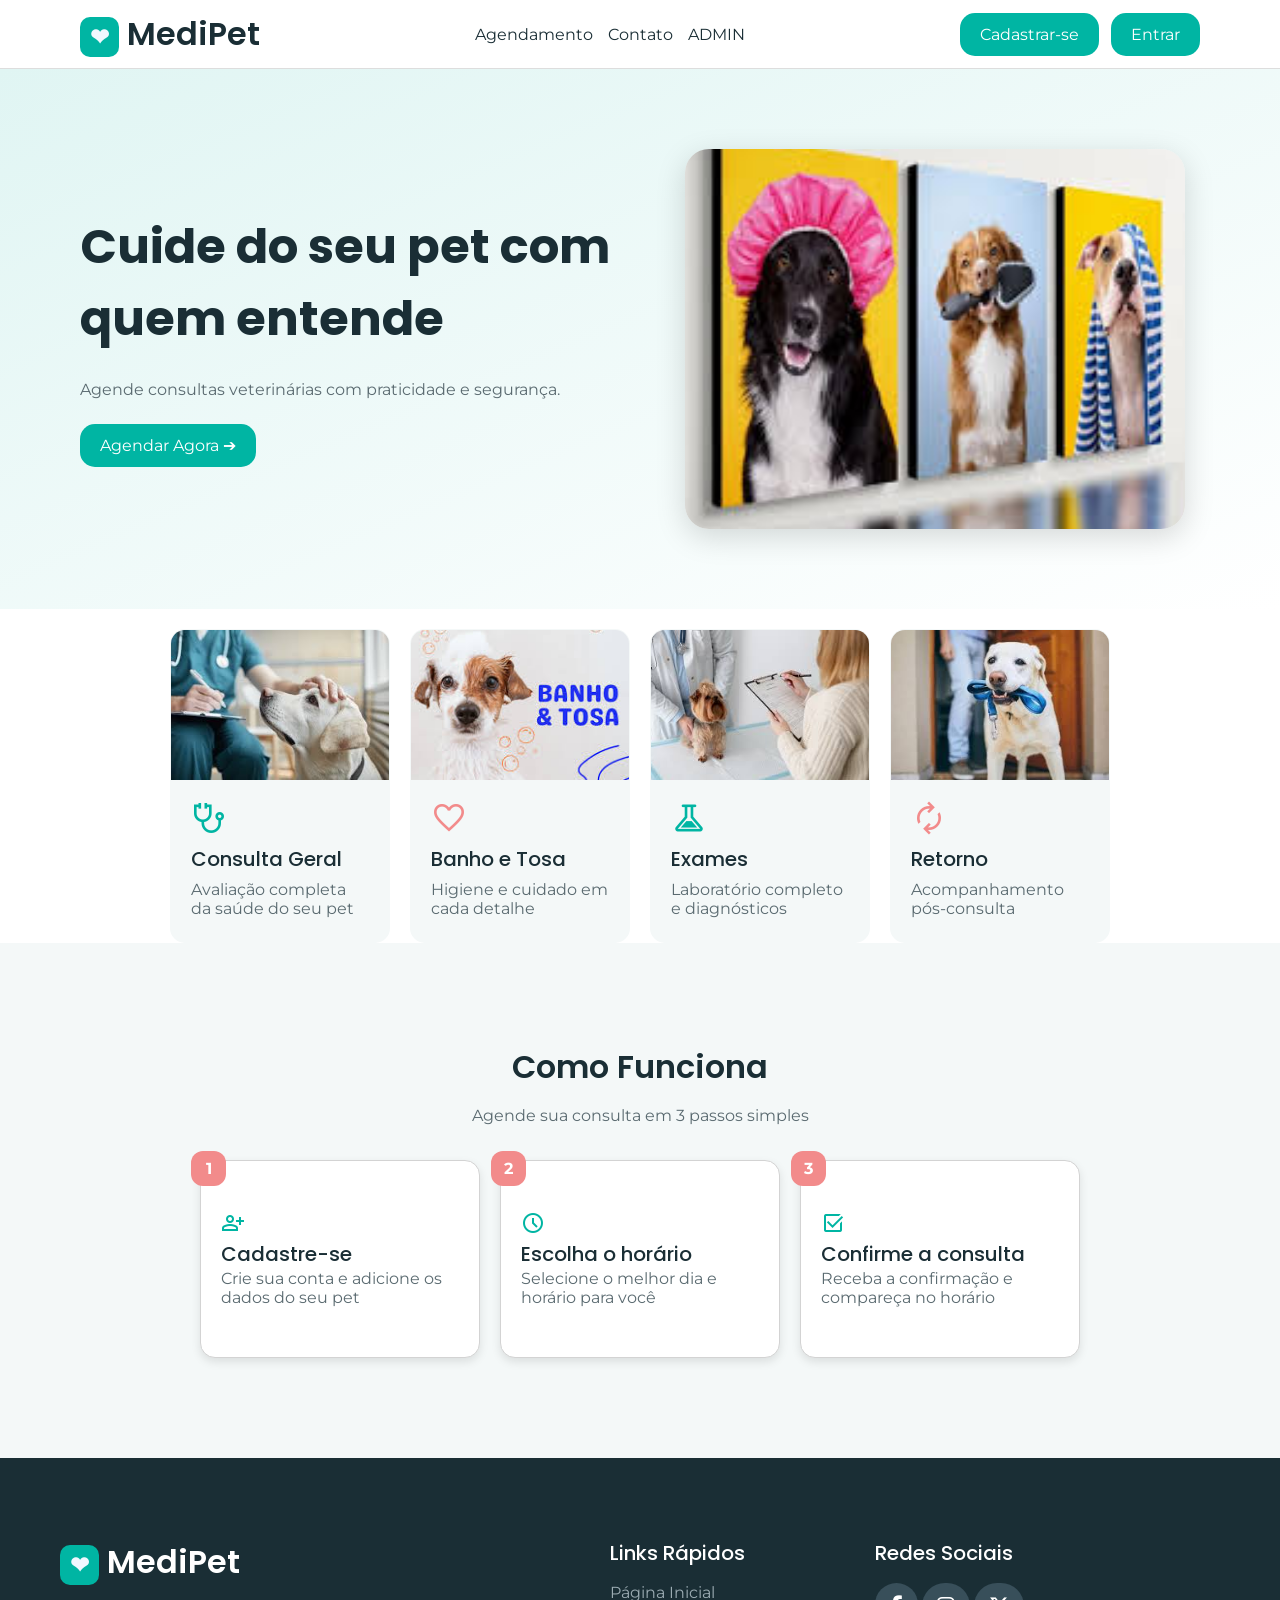
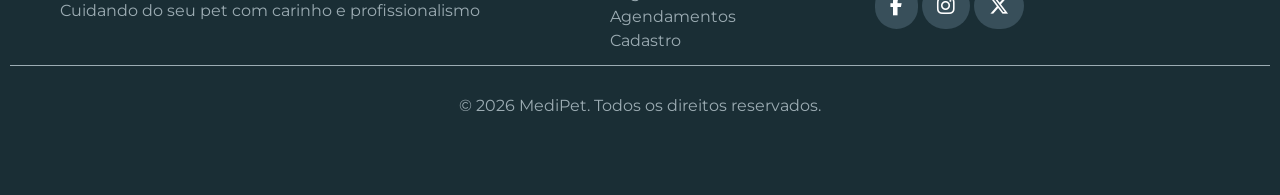
<file: index.html>
<!DOCTYPE html>
<html lang="pt-br">
<head>
    <meta charset="UTF-8">
    <meta name="viewport" content="width=device-width, initial-scale=1.0">
    <title>MediPet</title>
    <link rel="stylesheet" href="css/style.css">
    <link rel="stylesheet" href="https://cdnjs.cloudflare.com/ajax/libs/font-awesome/6.5.0/css/all.min.css">
    <link href="https://fonts.googleapis.com/css2?family=Montserrat:wght@400;600&family=Poppins:wght@400;500;600;700&display=swap" rel="stylesheet">
    <link href="https://fonts.googleapis.com/css2?family=Material+Symbols+Outlined" rel="stylesheet" />
</head>
<body>

<header>
    <h2> <span class="heart">❤</span> MediPet</h2>
    
    <button class="menu-toggle" id="menuToggle" aria-label="Abrir menu">
        <i class="fa-solid fa-bars"></i>
    </button>

    <nav id="navPrincipal">
        <a href="agendamento.html" class="linkSimples">Agendamento</a>
        <a href="#contato" class="linkSimples">Contato</a>
        <a href="adm.html" class="linkSimples">ADMIN</a>
    </nav>

    <nav id="navUsuario" style="display: flex; gap: 12px; align-items: center;">
        </nav>   
</header> 

<main>
    <section class="sessao1">
        <div class="container1">
            <h1>Cuide do seu pet com quem entende</h1>
            <p>Agende consultas veterinárias com praticidade e segurança.</p>
            <a href="agendamento.html" class="botao">Agendar Agora ➔</a>
        </div>
        <div class="container1-img">
            <img src="imagem principal.jpg" alt="Pet feliz sendo cuidado" class="img-hero">
        </div>
    </section>

    <div class="container2">
        <div class="card2">
            <img src="consulta geral.jpg" alt="Consulta Geral" class="img-servico">
            <span class="material-symbols-outlined impar">stethoscope</span>
            <h3>Consulta Geral</h3>
            <p>Avaliação completa da saúde do seu pet</p>
        </div>

        <div class="card2">
            <img src="banho e tosa.jpg" alt="Banho e Tosa" class="img-servico">
            <span class="material-symbols-outlined par">favorite</span>
            <h3>Banho e Tosa</h3>
            <p>Higiene e cuidado em cada detalhe</p>
        </div>

        <div class="card2">
            <img src="exames.jpg" alt="Exames" class="img-servico">
            <span class="material-symbols-outlined impar">experiment</span> 
            <h3>Exames</h3>
            <p>Laboratório completo e diagnósticos</p>
        </div>

        <div class="card2">
            <img src="retorno.jpg" alt="Retorno" class="img-servico">
            <span class="material-symbols-outlined par">autorenew</span>
            <h3>Retorno</h3>
            <p>Acompanhamento pós-consulta</p>
        </div>
    </div>

    <section class="sessao3">
        <h2>Como Funciona</h2>
        <p>Agende sua consulta em 3 passos simples</p>
        <div class="container3">
            <div class="card3">
                 <div class="badge">1</div>
                <span class="material-symbols-outlined impar">person_add</span>
                <h3>Cadastre-se</h3>
                <p>Crie sua conta e adicione os dados do seu pet</p>
            </div>
            <div class="card3">
                <div class="badge">2</div>
                <span class="material-symbols-outlined impar">schedule</span>
                <h3>Escolha o horário</h3>
                <p>Selecione o melhor dia e horário para você</p>
            </div>
            <div class="card3">
                <div class="badge">3</div>
                <span class="material-symbols-outlined impar">select_check_box</span>
                <h3>Confirme a consulta</h3>
                <p>Receba a confirmação e compareça no horário</p>
            </div>
        </div>
    </section>

    <footer id="contato">
        <section class="sessaoFooter">
            <div class="cardF">
                <h2><span class="heart">❤</span> MediPet</h2>
                <p>Cuidando do seu pet com carinho e profissionalismo</p>
            </div>
            <div class="cardF">
                <h3>Links Rápidos</h3>
                <div class="linkRapido">
                    <a href="index.html" class="linkFooter">Página Inicial</a>
                    <a href="agendamento.html" class="linkFooter">Agendamentos</a>
                    <a href="cadastro.html" class="linkFooter">Cadastro</a>
                </div>
            </div>
            <div class="cardF">
                <h3>Redes Sociais</h3>
                <div class="social">
                    <i class="fa-brands fa-facebook-f icon"></i>  
                    <i class="fa-brands fa-instagram icon"></i>  
                    <i class="fa-brands fa-x-twitter icon"></i>    
                </div>
            </div>
        </section>
        <section class="copyright">
            <hr>
            <p>© 2026 MediPet. Todos os direitos reservados.</p>
        </section>
    </footer>
</main>

<script>
    // 1. Menu Toggle
    const toggle = document.getElementById('menuToggle');
    const nav = document.getElementById('navPrincipal');
    toggle.addEventListener('click', () => {
       nav.classList.toggle('aberto');
    });

    // 2. Lógica de Login/Logout
    const navUsuario = document.getElementById('navUsuario');
    const usuarioLogado = JSON.parse(localStorage.getItem('usuarioLogado'));
    const petNome = localStorage.getItem('petNomeLogado');

    if (usuarioLogado) {
        navUsuario.innerHTML = `
            <span style="font-size: 0.9rem; color: #555;">Olá, <strong>${usuarioLogado.nome}</strong> (${petNome})</span>
            <button onclick="logout()" class="botao" style="background: #e74c3c; border:none; cursor:pointer; color:white; padding: 5px 10px; border-radius: 5px;">Sair</button>
        `;
    } else {
        navUsuario.innerHTML = `
            <a href="cadastro.html" class="botao">Cadastrar-se</a>
            <a href="login.html" class="botao">Entrar</a>
        `;
    }

    function logout() {
        localStorage.clear();
        window.location.href = 'index.html';
    }
</script>

</body>
</html>
</file>
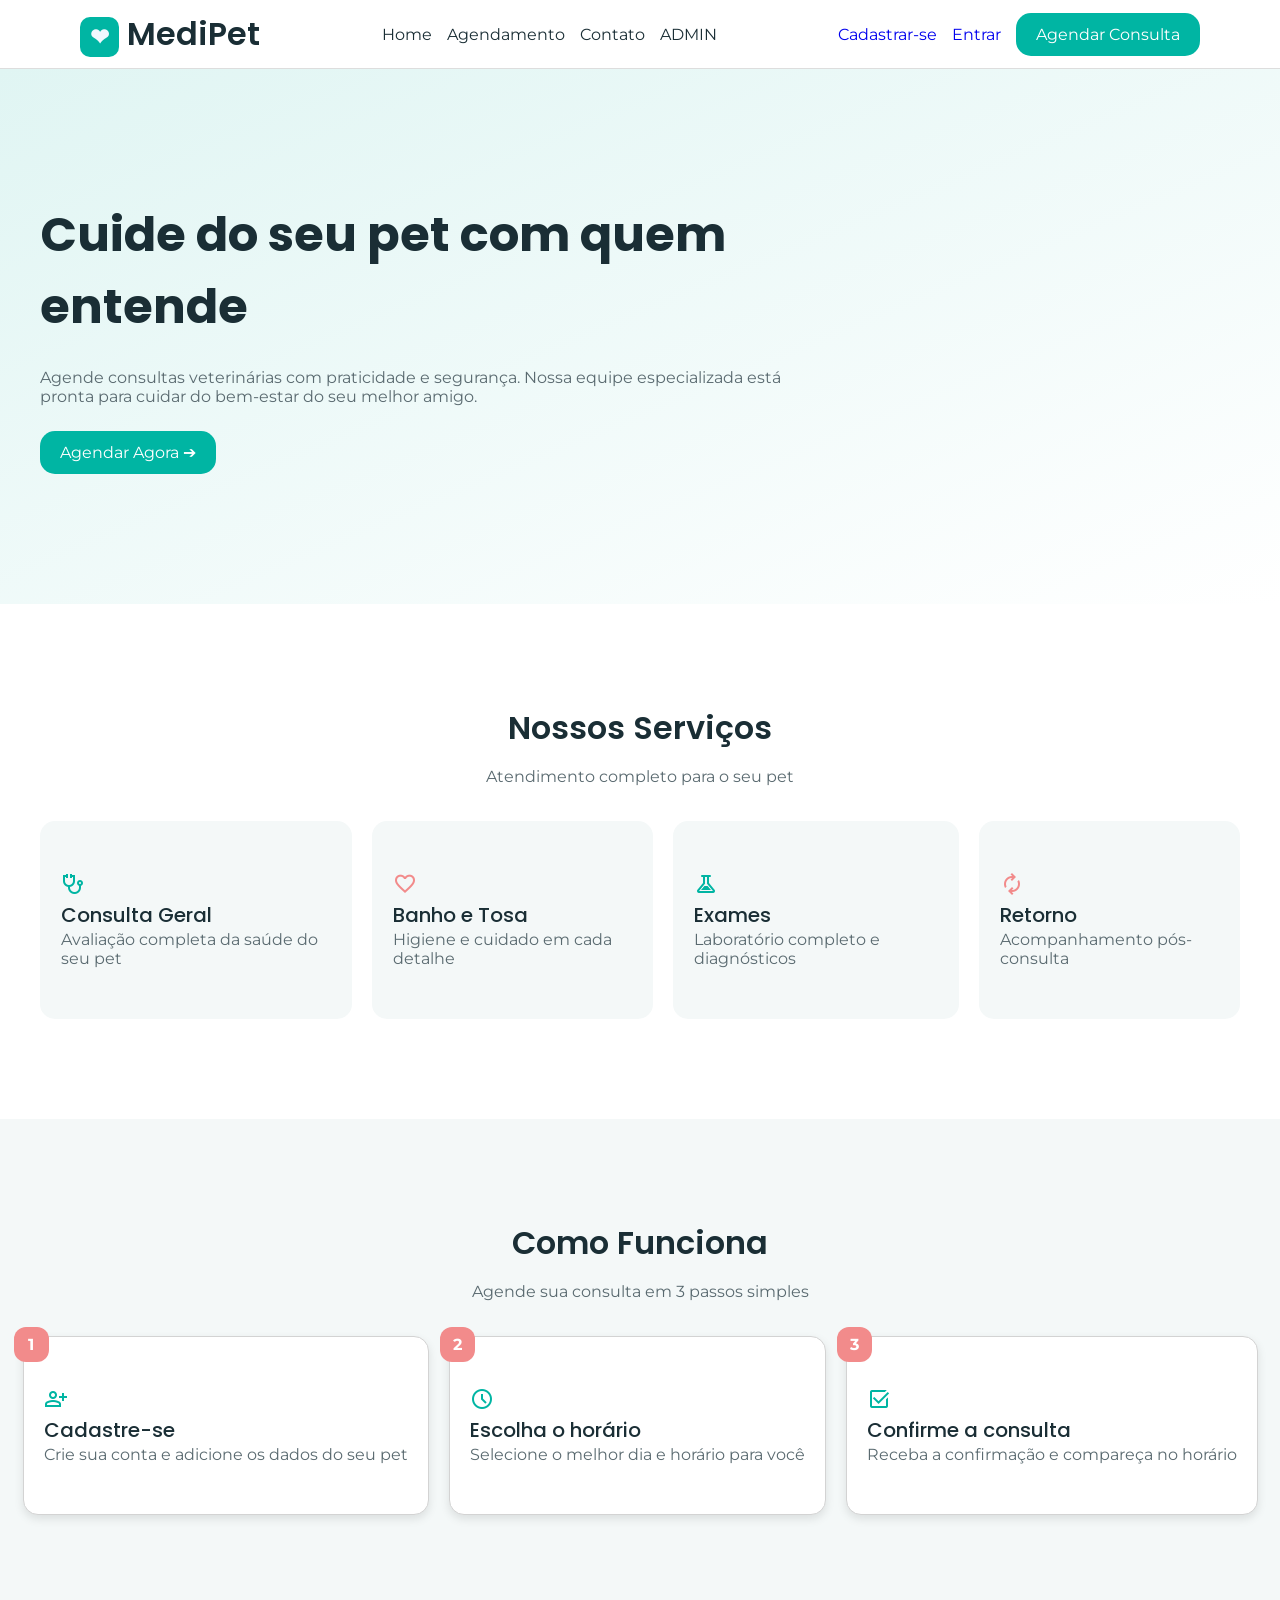
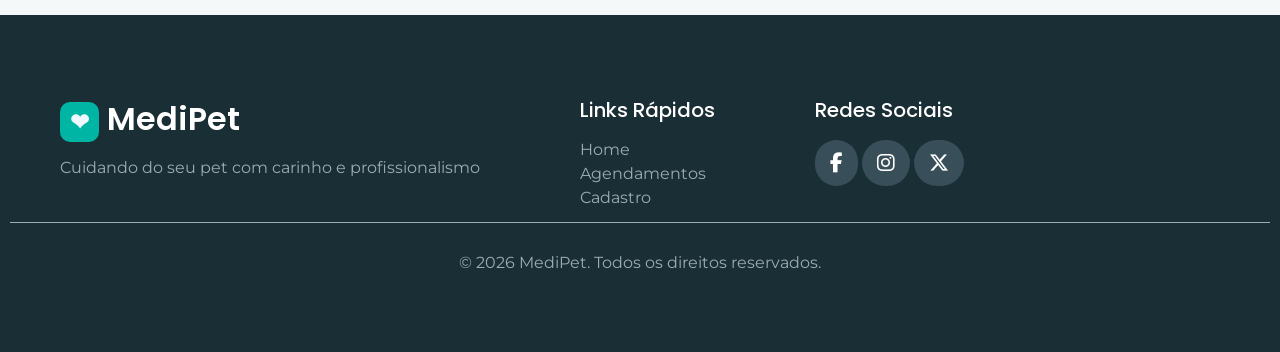
<file: frontend/index.html>
<!DOCTYPE html>
<html lang="en">
<head>
    <meta charset="UTF-8">
    <meta name="viewport" content="width=device-width, initial-scale=1.0">
    <title>MediPet</title>
    <link rel="stylesheet" href="css/style.css">
    <link rel="stylesheet" href="https://cdnjs.cloudflare.com/ajax/libs/font-awesome/6.5.0/css/all.min.css">
    <link href="https://fonts.googleapis.com/css2?family=Montserrat:wght@400;600&family=Poppins:wght@500;600;700&display=swap" rel="stylesheet">
   <link href="https://fonts.googleapis.com/css2?family=Material+Symbols+Outlined" rel="stylesheet" />
</head>
<body>

 <header>

    <h2> <span class="heart">❤</span> MediPet</h2>
    

    <nav >
        <a href="#" class="linkSimples">Home</a>
        <a href="#" class="linkSimples">Agendamento</a>
        <a href="#" class="linkSimples">Contato</a>
        <a href="adm.html" class="linkSimples">ADMIN</a>
    </nav>

    <nav>
        <a href="#">Cadastrar-se</a>
        <a href="#">Entrar</a>
        <a href="#" class="botao" >Agendar Consulta</a>
    </nav>       
    
   
 </header>   



 <main>

    <section class="sessao1">

        <div class="container1">

            <h1>Cuide do seu pet com quem entende</h1>
            <p>Agende consultas veterinárias com praticidade e segurança. Nossa equipe especializada está pronta para cuidar do bem-estar do seu melhor amigo.</p>
            <a href="#" class="botao">Agendar Agora ➔</a>

        </div>

    </section>

    <section class="sessao2">

        <h2>Nossos Serviços</h2>
        <p>Atendimento completo para o seu pet</p>

        <div class="container2">

            <div class="card2">

                <span class="material-symbols-outlined impar">stethoscope</span>
                <h3>Consulta Geral</h3>
                <p>Avaliação completa da saúde do seu pet</p>

            </div>

            <div class="card2">

                <span class="material-symbols-outlined par">favorite</span>
                <h3>Banho e Tosa</h3>
                <p>Higiene e cuidado em cada detalhe</p>

            </div>

            <div class="card2">

                <span class="material-symbols-outlined impar">experiment</span> 
                <h3>Exames</h3>
                <p>Laboratório completo e diagnósticos</p>

            </div>

            <div class="card2">

                <span class="material-symbols-outlined par">autorenew</span>
                <h3>Retorno</h3>
                <p>Acompanhamento pós-consulta</p>

            </div>

        </div>

    </section>

    <section class="sessao3">

        <h2>Como Funciona</h2>
        <p>Agende sua consulta em 3 passos simples</p>

        <div class="container3">

            <div class="card3">

                 <div class="badge">1</div>
                <span class="material-symbols-outlined impar">person_add</span>
                <h3>Cadastre-se</h3>
                <p>Crie sua conta e adicione os dados do seu pet</p>

            </div>

            <div class="card3">

                <div class="badge">2</div>
                <span class="material-symbols-outlined impar">schedule</span>
                <h3>Escolha o horário</h3>
                <p>Selecione o melhor dia e horário para você</p>

            </div>

            <div class="card3">

                <div class="badge">3</div>
                <span class="material-symbols-outlined impar">select_check_box</span>
                <h3>Confirme a consulta</h3>
                <p>Receba a confirmação e compareça no horário</p>

            </div>
            
        </div>
        
    </section>

    <footer>

        <section class="sessaoFooter">

            <div class="cardF">

                <h2><span class="heart">❤</span> MediPet</h2>
                <p>Cuidando do seu pet com carinho e profissionalismo</p>

            </div>

            <div class="cardF">

                <h3>Links Rápidos</h3>

                <div class="linkRapido">

                    <a href="#" class="linkFooter">Home</a>
                    <a href="#" class="linkFooter">Agendamentos</a>
                    <a href="#" class="linkFooter">Cadastro</a>

                </div>
            </div>

            <div class="cardF">

                <h3>Redes Sociais</h3>
                    
                <div class="social">

                    <i class="fa-brands fa-facebook-f icon"></i>  
                    <i class="fa-brands fa-instagram icon"></i>  
                    <i class="fa-brands fa-x-twitter icon"></i>     

                </div>
                    
                    
            </div>

            
        </section>

        <section class="copyright">

            <hr>

            <p>© 2026 MediPet. Todos os direitos reservados.</p>

        </section>

    </footer>



 </main>
    
</body>
</html>
</file>
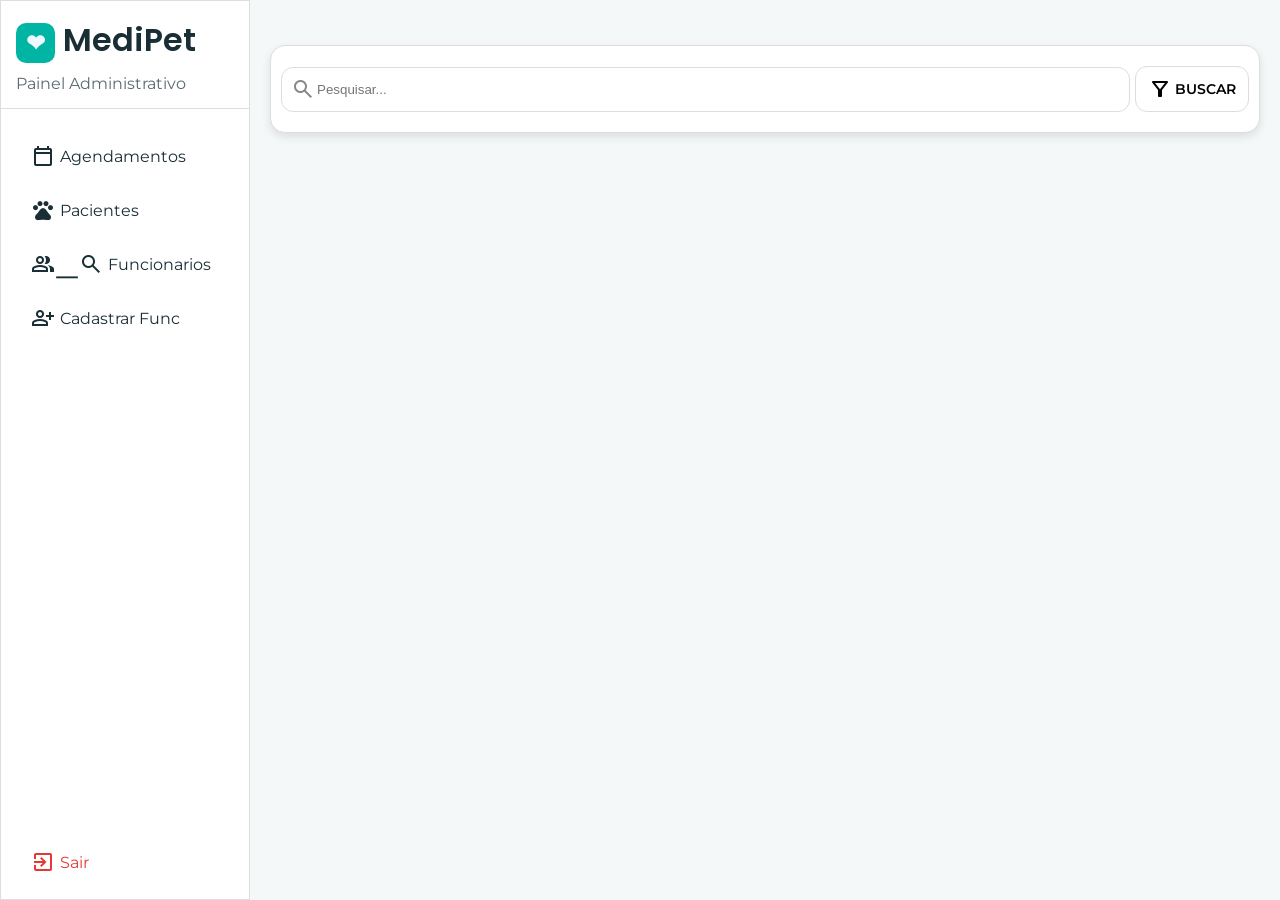
<file: adm.html>
<!DOCTYPE html>
<html lang="pt-br">
<head>
    <meta charset="UTF-8">
    <meta name="viewport" content="width=device-width, initial-scale=1.0">
    <title>Area ADM</title>
    <link rel="stylesheet" href="css/style.css">
    <link rel="stylesheet" href="css/adm.css">
    <link rel="stylesheet" href="https://cdnjs.cloudflare.com/ajax/libs/font-awesome/6.5.0/css/all.min.css">
    <link href="https://fonts.googleapis.com/css2?family=Montserrat:wght@400;600&family=Poppins:wght@500;600;700&display=swap" rel="stylesheet">
    <link href="https://fonts.googleapis.com/css2?family=Material+Symbols+Outlined" rel="stylesheet" />
</head>
<body>

    <section class="agen">
    
        <aside>
          <section class="cima asid">
            <h2> <span class="heart">❤</span> MediPet</h2>
            <p>Painel Administrativo</p>
          </section>

          <section class="meio asid">
            <a href="#" class="navAside" data-tipo="agendamentos">
              <span class="material-symbols-outlined as">calendar_today</span>Agendamentos
            </a>

            <a href="#" class="navAside" data-tipo="pacientes">
              <span class="material-symbols-outlined as">pets</span> Pacientes
            </a>

            <a href="#" class="navAside" data-tipo="funcionarios">
              <span class="material-symbols-outlined as">group_search</span>Funcionarios
            </a>

            <a href="#" class="navAside" data-tipo="addFuncionarios">
              <span class="material-symbols-outlined as">person_add</span>Cadastrar Func
            </a>

            <a href="index.html" class="navAside btn-sair">
              <span class="material-symbols-outlined as">exit_to_app</span> Sair
            </a>
          </section>
        </aside> 

        <section class="direitaADM">
            <h2 id="tituloTabela"></h2>
            <p id="subTituloTabela"></p>

            <section class="pesquisa">
                <form class="search">
                    <span class="material-symbols-outlined sear">search</span>
                    <input type="search" placeholder="Pesquisar...">
                    <button type="submit"><span class="material-symbols-outlined but">filter_alt</span> Buscar</button>
                </form>
            </section>

            <section class="tabela-container">
                <table class="tabela">
                  <thead id="cabecalho-tabela"></thead>
                  <tbody id="conteudo-tabela"></tbody>
                </table>
            </section>

        </section>   
    </section>   

  <script src="js/adm.js"></script>
</body>
</html>
</file>
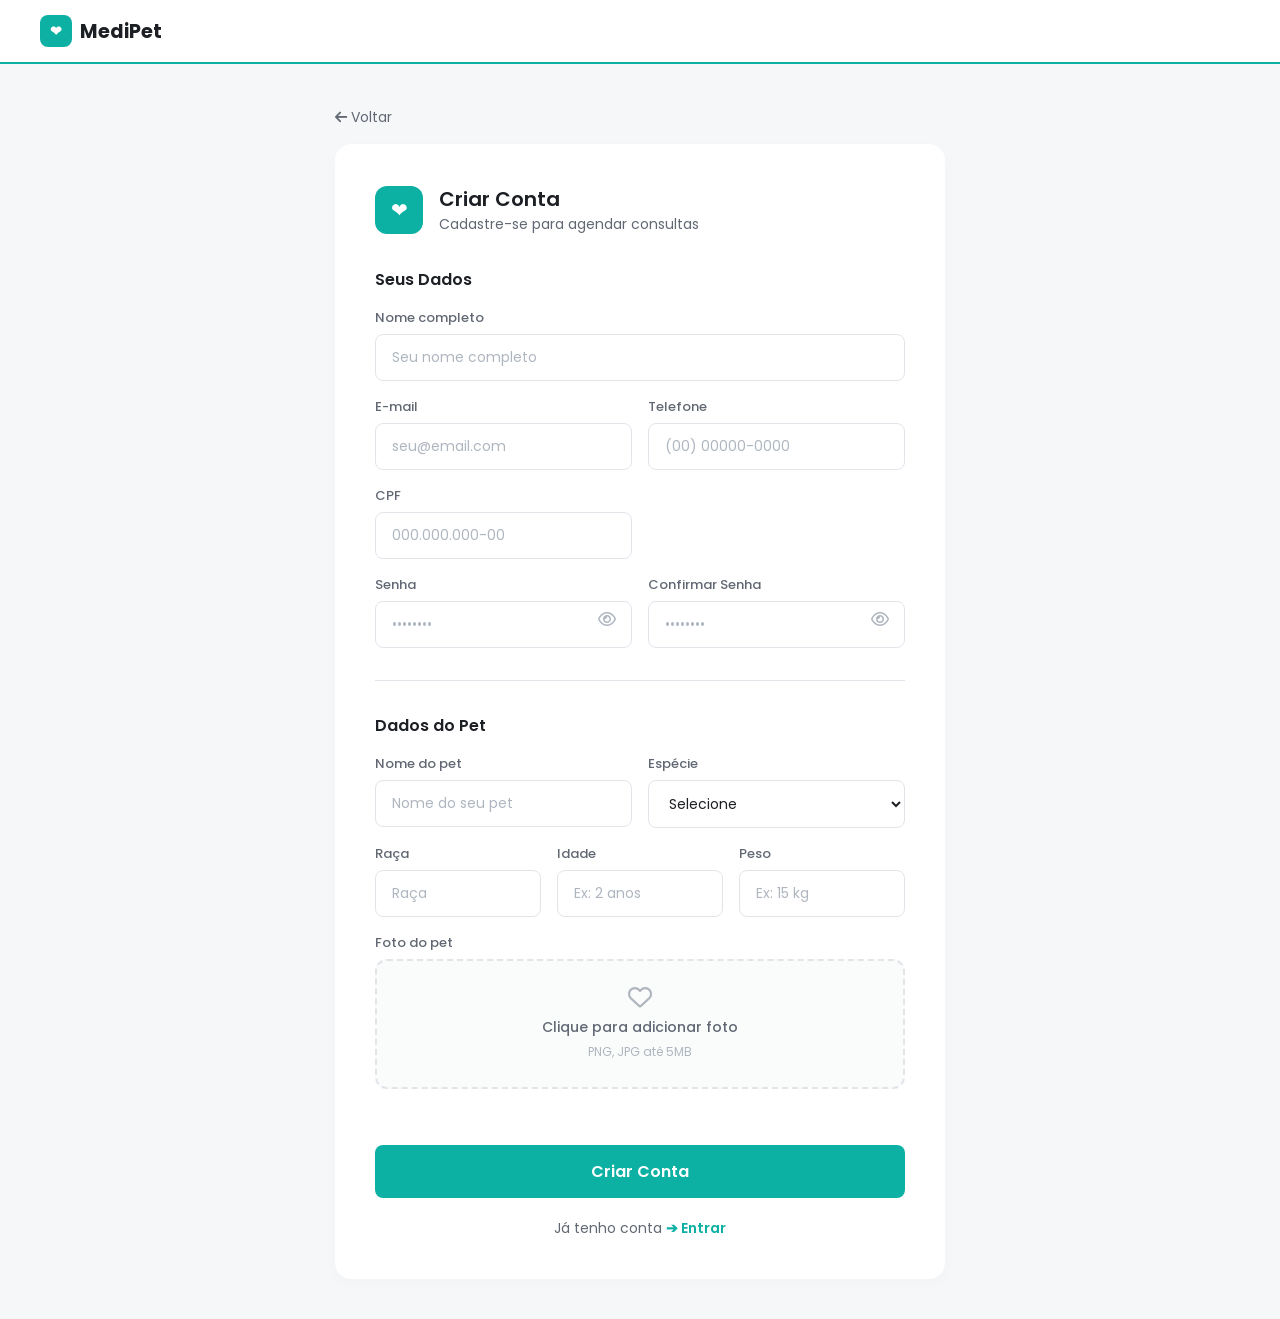
<file: cadastro.html>
<!DOCTYPE html>
<html lang="pt-br">

<head>
    <meta charset="UTF-8">
    <meta name="viewport" content="width=device-width, initial-scale=1.0">
    <title>Criar Conta - MediPet</title>

    <link rel="stylesheet" href="https://cdnjs.cloudflare.com/ajax/libs/font-awesome/6.5.0/css/all.min.css">
    <link
        href="https://fonts.googleapis.com/css2?family=Montserrat:wght@400;600&family=Poppins:wght@400;500;600;700&display=swap"
        rel="stylesheet">
    <link href="https://fonts.googleapis.com/css2?family=Material+Symbols+Outlined" rel="stylesheet" />

    <link rel="stylesheet" href="css/cadastro.css">
</head>

<body>

    <header class="header-simples">
        <h2><span class="heart">❤</span> MediPet</h2>
    </header>

    <main class="container-cadastro">
        <a href="index.html" class="link-voltar"><i class="fa-solid fa-arrow-left"></i> Voltar</a>

        <div class="card">
            <div class="topo-card">
                <div class="icone-destaque">❤</div>
                <div>
                    <h1>Criar Conta</h1>
                    <p>Cadastre-se para agendar consultas</p>
                </div>
            </div>

            <form action="#">
                <div class="sessao-form">
                    <h3 class="titulo-sessao">Seus Dados</h3>

                    <div class="grid-1">
                        <div class="form-group">
                            <label>Nome completo</label>
                            <input type="text" placeholder="Seu nome completo">
                        </div>
                    </div>

                    <div class="grid-2">
                        <div class="form-group">
                            <label>E-mail</label>
                            <input type="email" placeholder="seu@email.com">
                        </div>
                        <div class="form-group">
                            <label>Telefone</label>
                            <input type="tel" placeholder="(00) 00000-0000">
                        </div>
                    </div>

                    <div class="grid-2">
                        <div class="form-group">
                            <label>CPF</label>
                            <input type="text" placeholder="000.000.000-00">
                        </div>
                        <div></div>
                    </div>

                    <div class="grid-2">
                        <div class="form-group">
                            <label>Senha</label>
                            <input type="password" placeholder="••••••••">
                            <i class="fa-regular fa-eye input-icone-dir"></i>
                        </div>
                        <div class="form-group">
                            <label>Confirmar Senha</label>
                            <input type="password" placeholder="••••••••">
                            <i class="fa-regular fa-eye input-icone-dir"></i>
                        </div>
                    </div>
                </div>

                <hr class="linha-divisoria">

                <div class="sessao-form">
                    <h3 class="titulo-sessao">Dados do Pet</h3>

                    <div class="grid-2">
                        <div class="form-group">
                            <label>Nome do pet</label>
                            <input type="text" placeholder="Nome do seu pet">
                        </div>
                        <div class="form-group">
                            <label>Espécie</label>
                            <select>
                                <option value="" disabled selected>Selecione</option>
                                <option value="cao">Cachorro</option>
                                <option value="gato">Gato</option>
                                <option value="outro">Outro</option>
                            </select>
                        </div>
                    </div>

                    <div class="grid-3">
                        <div class="form-group">
                            <label>Raça</label>
                            <input type="text" placeholder="Raça">
                        </div>
                        <div class="form-group">
                            <label>Idade</label>
                            <input type="text" placeholder="Ex: 2 anos">
                        </div>
                        <div class="form-group">
                            <label>Peso</label>
                            <input type="text" placeholder="Ex: 15 kg">
                        </div>
                    </div>

                    <div class="form-group margem-upload">
                        <label>Foto do pet</label>
                        <div class="upload-box">
                            <i class="fa-regular fa-heart"></i>
                            <p>Clique para adicionar foto</p>
                            <span>PNG, JPG até 5MB</span>
                        </div>
                    </div>
                </div>

                <button type="submit" class="btn-principal">Criar Conta</button>

                <a href="login.html" class="link-login">
                    Já tenho conta <span>➔ Entrar</span>
                </a>
            </form>
        </div>
    </main>

    <script src="js/cadastro.js"></script>

</body>

</html>
</file>
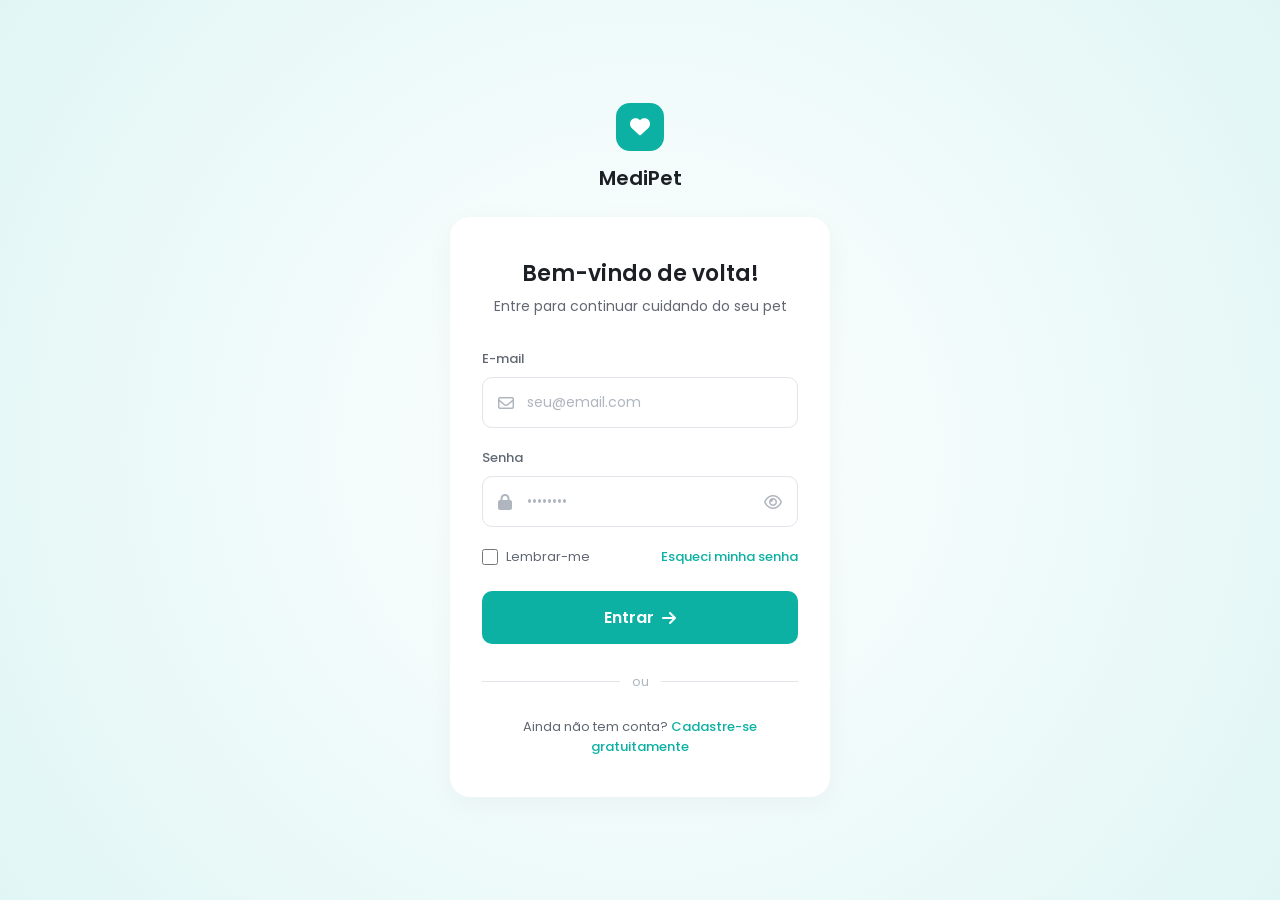
<file: login.html>
<!DOCTYPE html>
<html lang="pt-br">
<head>
    <meta charset="UTF-8">
    <meta name="viewport" content="width=device-width, initial-scale=1.0">
    <title>Login - MediPet</title>
    
    <link rel="stylesheet" href="https://cdnjs.cloudflare.com/ajax/libs/font-awesome/6.5.0/css/all.min.css">
    <link href="https://fonts.googleapis.com/css2?family=Montserrat:wght@400;600&family=Poppins:wght@400;500;600;700&display=swap" rel="stylesheet">
    
    <link rel="stylesheet" href="css/login.css">
</head>
<body>

    <main class="login-container">
        
        <div class="logo-area">
            <div class="logo-icon">
                <i class="fa-solid fa-heart"></i>
            </div>
            <h2>MediPet</h2>
        </div>

        <div class="login-card">
            <div class="topo-card-login">
                <h1>Bem-vindo de volta!</h1>
                <p>Entre para continuar cuidando do seu pet</p>
            </div>

            <form id="formLogin">
                
                <div class="form-group">
                    <label>E-mail</label>
                    <div class="input-wrapper">
                        <i class="fa-regular fa-envelope icone-esq"></i>
                        <input type="email" id="emailLogin" placeholder="seu@email.com" required>
                    </div>
                </div>

                <div class="form-group">
                    <label>Senha</label>
                    <div class="input-wrapper">
                        <i class="fa-solid fa-lock icone-esq"></i>
                        <input type="password" id="senhaLogin" placeholder="••••••••" required>
                        <i class="fa-regular fa-eye icone-dir"></i>
                    </div>
                </div>

                <div class="opcoes-login">
                    <label class="lembrar-me">
                        <input type="checkbox"> Lembrar-me
                    </label>
                    <a href="#" class="link-destaque">Esqueci minha senha</a>
                </div>

                <button type="submit" class="btn-principal" id="btnEntrar">
                    Entrar <i class="fa-solid fa-arrow-right"></i>
                </button>

                <div class="divisor">
                    <span>ou</span>
                </div>

                <p class="texto-rodape-card">
                    Ainda não tem conta? <a href="cadastro.html" class="link-destaque">Cadastre-se gratuitamente</a>
                </p>

            </form>
        </div>

    </main>

    
        <script>
        const form = document.getElementById('formLogin');
        const BASE_URL = "http://localhost:8080";

        form.addEventListener('submit', async (e) => {
            e.preventDefault(); 
            
            const btn = document.getElementById('btnEntrar');
            btn.innerHTML = 'Entrando... <i class="fa-solid fa-spinner fa-spin"></i>';
            btn.disabled = true;

            const email = document.getElementById('emailLogin').value;
            const senha = document.getElementById('senhaLogin').value;

            try {
                const res = await fetch(`${BASE_URL}/usuarios/login`, {
                    method: 'POST',
                    headers: { 'Content-Type': 'application/json' },
                    body: JSON.stringify({ email, senha })
                });

                if (res.ok) {
                    const dados = await res.json(); // Aqui recebemos { "usuario": {...}, "pet": {...} }
                    
                    // 1. Salva o usuário no navegador
                    localStorage.setItem('usuarioLogado', JSON.stringify(dados.usuario));

                    // 2. Salva o pet do banco de dados (se existir)
                    if (dados.pet) {
                        localStorage.setItem('petIdLogado', dados.pet.id);
                        localStorage.setItem('petNomeLogado', dados.pet.nome);
                    } else {
                        localStorage.setItem('petNomeLogado', 'Sem Pet');
                    }

                    // Redireciona para a home em vez de agendamento
                    window.location.href = 'index.html';
                } else {
                    const erroMsg = await res.text();
                    alert("Erro: " + erroMsg);
                    btn.innerHTML = 'Entrar <i class="fa-solid fa-arrow-right"></i>';
                    btn.disabled = false;
                }
            } catch (err) {
                alert("Erro ao conectar com o servidor.");
                btn.innerHTML = 'Entrar <i class="fa-solid fa-arrow-right"></i>';
                btn.disabled = false;
            }
        });
    </script>
    
</body>
</html>
</file>
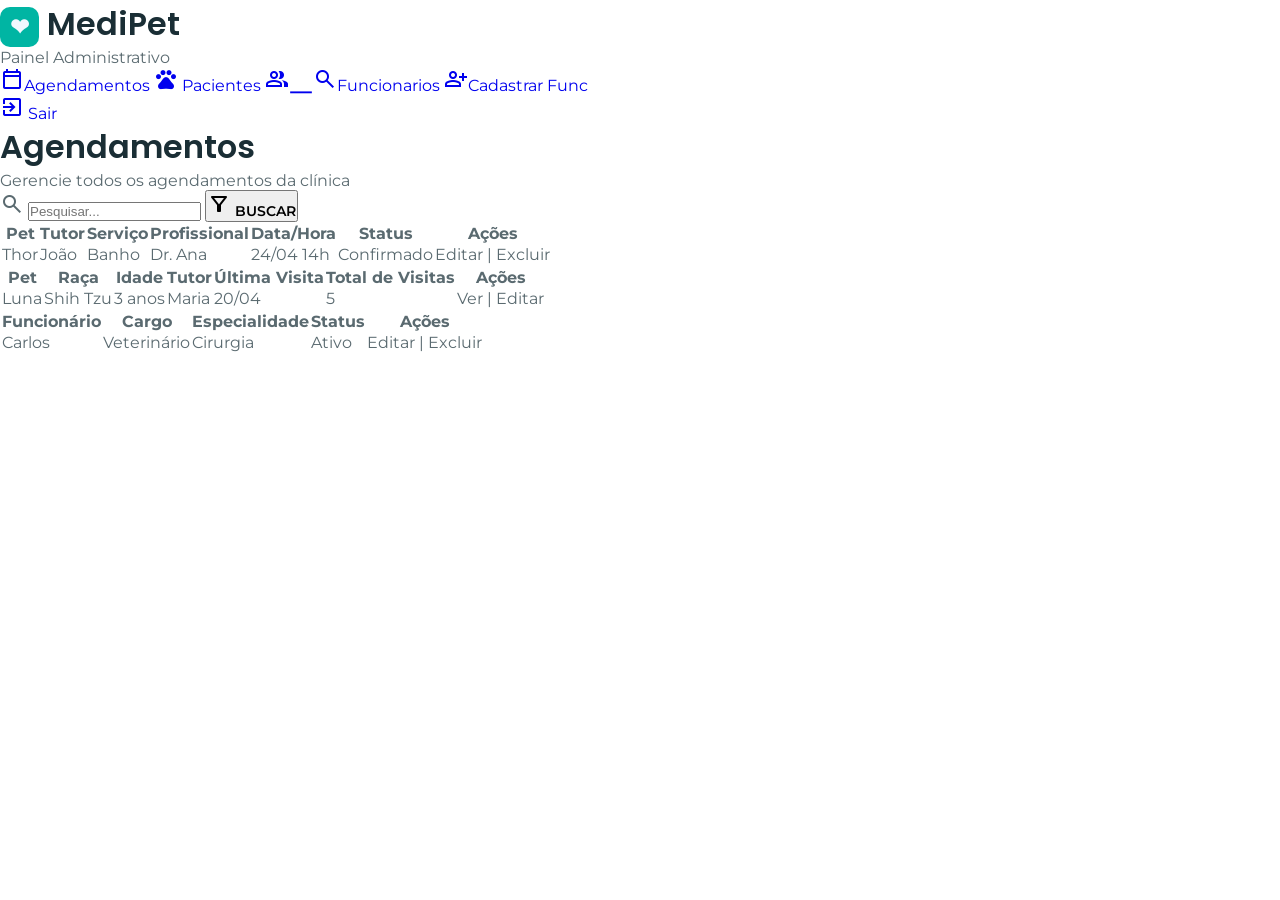
<file: frontend/agendamentos.html>
<!DOCTYPE html>
<html lang="en">
<head>

    <meta charset="UTF-8">
    <meta name="viewport" content="width=device-width, initial-scale=1.0">
    <title>Area ADM</title>
    <link rel="stylesheet" href="css/style.css">
    <link rel="stylesheet" href="https://cdnjs.cloudflare.com/ajax/libs/font-awesome/6.5.0/css/all.min.css">
    <link href="https://fonts.googleapis.com/css2?family=Montserrat:wght@400;600&family=Poppins:wght@500;600;700&display=swap" rel="stylesheet">
   <link href="https://fonts.googleapis.com/css2?family=Material+Symbols+Outlined" rel="stylesheet" />

</head>
<body>

    <section class="agen">

    
        <aside>

            <section class="cima asid">

                <h2> <span class="heart">❤</span> MediPet</h2>
                <p>Painel Administrativo</p>

            </section>

            

            <section class="meio asid">
                <a href="#" class="navAside"> <span class="material-symbols-outlined as">calendar_today</span>Agendamentos</a>
                <a href="#" class="navAside"><span class="material-symbols-outlined as">pets</span> Pacientes</a>
                <a href="#" class="navAside"><span class="material-symbols-outlined as">group_search</span>Funcionarios</a>
                <a href="#" class="navAside"><span class="material-symbols-outlined as">person_add</span>Cadastrar Func</a>
            </section>


            <section class="baixo asid">

            <a href="index.html"><span class="material-symbols-outlined as">exit_to_app</span> Sair</a>

            </section>   

        </aside> 

        <section class="direitaADM">

            <h2>Agendamentos</h2>
            <p>Gerencie todos os agendamentos da clínica</p>

            <section class="pesquisa">

                <form class="search">
                    <span class="material-symbols-outlined sear">search</span>
                    <input type="search" placeholder="Pesquisar...">

                    
                    <button type="submit"><span class="material-symbols-outlined but">filter_alt</span>  Buscar</button>
                </form>

            </section>

            <section class="tabela-container">

                <!-- ===================== AGENDAMENTOS ===================== -->
<table class="tabela agendamentos">

  <thead>
    <tr>
      <th class="col-pet">Pet</th>
      <th class="col-tutor">Tutor</th>
      <th class="col-servico">Serviço</th>
      <th class="col-profissional">Profissional</th>
      <th class="col-data">Data/Hora</th>
      <th class="col-status">Status</th>
      <th class="col-acoes">Ações</th>
    </tr>
  </thead>

  <tbody>
    <tr>
      <td class="col-pet">Thor</td>
      <td class="col-tutor">João</td>
      <td class="col-servico">Banho</td>
      <td class="col-profissional">Dr. Ana</td>
      <td class="col-data">24/04 14h</td>
      <td class="col-status">Confirmado</td>
      <td class="col-acoes">Editar | Excluir</td>
    </tr>
  </tbody>

</table>


<!-- ===================== PACIENTES ===================== -->
<table class="tabela pacientes">

  <thead>
    <tr>
      <th class="col-pet">Pet</th>
      <th class="col-raca">Raça</th>
      <th class="col-idade">Idade</th>
      <th class="col-tutor">Tutor</th>
      <th class="col-ultima-visita">Última Visita</th>
      <th class="col-total-visitas">Total de Visitas</th>
      <th class="col-acoes">Ações</th>
    </tr>
  </thead>

  <tbody>
    <tr>
      <td class="col-pet">Luna</td>
      <td class="col-raca">Shih Tzu</td>
      <td class="col-idade">3 anos</td>
      <td class="col-tutor">Maria</td>
      <td class="col-ultima-visita">20/04</td>
      <td class="col-total-visitas">5</td>
      <td class="col-acoes">Ver | Editar</td>
    </tr>

    
  </tbody>

</table>


<!-- ===================== FUNCIONÁRIOS ===================== -->
<table class="tabela funcionarios">

  <thead>
    <tr>
      <th class="col-funcionario">Funcionário</th>
      <th class="col-cargo">Cargo</th>
      <th class="col-especialidade">Especialidade</th>
      <th class="col-status">Status</th>
      <th class="col-acoes">Ações</th>
    </tr>
  </thead>

  <tbody>
    <tr>
      <td class="col-funcionario">Carlos</td>
      <td class="col-cargo">Veterinário</td>
      <td class="col-especialidade">Cirurgia</td>
      <td class="col-status">Ativo</td>
      <td class="col-acoes">Editar | Excluir</td>
    </tr>
  </tbody>

</table>

            </section>

        </section>   

       

    </section>   
</body>
</html>
</file>
<file: css/style.css>
/* --------------------- RESET --------------------- */
* {
  margin: 0;
  padding: 0;
  box-sizing: border-box;
}

/* --------------------- BODY --------------------- */
body{
  font-family: 'Montserrat', sans-serif;
  font-size: 16px;
  color: #5A6A70;
}

/* --------------------- HEADER --------------------- */
header{
    display: flex;
    justify-content: space-between;
    align-items: center;
    padding: 10px 80px;
    
    position: sticky;
    top: 0;
    
    background: white;
    z-index: 1000;
    border-bottom: 1px solid #ddd;
}

/* --------------------- MENU TOGGLE (mobile) --------------------- */
.menu-toggle {
  display: none;
  background: none;
  border: none;
  font-size: 22px;
  color: #1A2E35;
  cursor: pointer;
  padding: 5px;
}

/* --------------------- NAV --------------------- */
nav{
    display: flex;
    gap: 15px;
    align-items: center;
}

.nav-botoes {
    display: flex;
    gap: 12px;
    align-items: center;
}

/* --------------------- BOTÃO --------------------- */
.botao{
    display: inline-block;
    color: white;
    background-color: #00B5A3;
    padding: 12px 20px;
    border-radius: 15px;
}
.botao:hover{
    background-color: #029687;
    box-shadow: 0 4px 10px rgba(0, 0, 0, 0.1);
}

/* --------------------- LINKS GERAIS --------------------- */
a{
    text-decoration: none;
}

/* --------------------- TIPOGRAFIA --------------------- */
h1{
   font-family: 'poppins', sans-serif;
   font-weight: 700;
   font-size: 48px;
   color:#1A2E35;
}

h2{
    font-family: 'Poppins', sans-serif;
    font-weight: 600; 
    font-size: 32px;
    color: #1A2E35;
}

h3 {
  font-family: 'Poppins', sans-serif;
  font-weight: 500; 
  font-size: 20px;
  color: #1A2E35;
}

p {
  font-size: 16px;
  color: #5A6A70;
}

.label {
  font-size: 13px;
  font-weight: 600;
  color: #00B5A3;
}

button {
  font-family: 'Montserrat', sans-serif;
  font-weight: 600;
  font-size: 14px;
  text-transform: uppercase; 
}

/* --------------------- LINKS ESTILIZADOS --------------------- */
.linkSimples {
  text-decoration: none;
  color: #1A2E35;
}

.linkSimples:hover {
  color: #00B5A3;
}

/* --------------------- ÍCONE CORAÇÃO --------------------- */
.heart{
    font-size: 23px;
    color: aliceblue;
    background-color: #00B5A3;
    border-radius: 10px;
    padding: 3px 10px;
    display: inline-block;
}

/* --------------------- SESSÃO 1 (HERO) --------------------- */
.sessao1{
    padding: 80px 80px;
    background: linear-gradient(to bottom right, #E0F5F3, #ffffff);
    display: flex;
    align-items: center;
    gap: 60px;
}

.container1{
    flex: 1;
    display: flex;
    flex-direction: column;
    gap: 25px;
    align-items: flex-start;
}

.container1-img {
    flex: 1;
    display: flex;
    justify-content: center;
}

.img-hero {
    width: 100%;
    max-width: 500px;
    height: 380px;
    object-fit: cover;
    border-radius: 24px;
    box-shadow: 0 8px 30px rgba(0, 0, 0, 0.15);
}

/* --------------------- SESSÃO 2 (SERVIÇOS) --------------------- */
.sessao2{
    padding: 100px 10px;
    display: flex;
    flex-direction: column;
    gap: 15px;
    align-items: center; 
}

.container2{
    margin-top: 20px;
    display: flex;
    gap: 20px;
    padding: 0 30px;
    flex-wrap: wrap;
    justify-content: center;
}

.card2{
    background-color: #F4F8F8;
    padding: 0;
    border-radius: 15px;
    border: 1px solid transparent;
    overflow: hidden;
    display: flex;
    flex-direction: column;
    width: 220px;
    flex-shrink: 0;
}

.img-servico {
    width: 100%;
    height: 150px;
    object-fit: cover;
    display: block;
}

.card2 .material-symbols-outlined,
.card2 h3,
.card2 p {
    padding-left: 20px;
    padding-right: 20px;
}

.card2 .material-symbols-outlined {
    padding-top: 20px;
    font-size: 36px;
}

.card2 h3 {
    margin-top: 8px;
}

.card2 p {
    padding-bottom: 24px;
    margin-top: 6px;
}

.card2:hover{
    border: 1px solid #00B5A3;
    box-shadow: 0 4px 10px rgba(0, 0, 0, 0.1);
}

.impar{
    color: #00B5A3;
}

.par{
    color: #F28B8B;
}

/* --------------------- SESSÃO 3 (COMO FUNCIONA) --------------------- */
.sessao3{
    background-color:#F4F8F8;
    padding: 100px 10px;
    display: flex;
    flex-direction: column;
    gap: 15px;
    align-items: center; 
}

.container3{
    margin-top: 20px;
    display: flex;
    gap: 20px;
    flex-wrap: wrap;
    justify-content: center;
    padding: 0 30px;
}

.card3{
    background-color: white;
    padding: 50px 20px;
    border-radius: 15px;
    border: 1px solid #d3d3d3;
    box-shadow: 0 4px 10px rgba(0, 0, 0, 0.1);
    position: relative;
    min-width: 200px;
    flex: 1;
    max-width: 280px;
}

.badge{
    position: absolute;
    top: -10px;
    left: -10px;
    width: 35px;
    height: 35px;
    background: #F28B8B;
    color: white;
    display: flex;
    align-items: center;
    justify-content: center;
    font-size: 16px;
    font-weight: bold;
    border-radius: 12px; 
}

/* --------------------- FOOTER --------------------- */
footer{
    background-color: #1A2E35;
    padding: 80px 10px;
    display: flex;
    flex-direction: column;
    gap: 15px;
    align-items: left; 
}

footer h2{
    color: white;
}

footer h3{
    color: white;
}

footer p{
    color: #9cacb3;
}

.sessaoFooter{
    display: flex;
    flex-wrap: wrap;
    gap: 30px;
}

.linkFooter{
    text-decoration: none;
    color: #9cacb3;
}

.linkFooter:hover{
    color: #00B5A3;
}

.cardF{
    display: flex;
    flex-direction: column;
    gap: 15px;
    padding: 0px 50px;
}

.linkRapido{
    display: flex;
    flex-direction: column;
    gap: 5px;
}
html {
  scroll-behavior: smooth;
}

/* --------------------- COPYRIGHT --------------------- */
.copyright{
    width: 100%;
    display: flex;
    flex-direction: column;
    align-items: center;
    gap: 30px;
}

.copyright hr {
    border: none;
    height: 1px;
    background: #9cacb3;
    width: 100%;
}

/* --------------------- ÍCONES DO FOOTER --------------------- */
.icon{
    font-size: 20px;
    color: white;
    background-color: #384f5a;
    padding: 13px 15px;
    border-radius: 30px;
}

.icon:hover{
   background-color: #029687;
}

/* =====================================================
   RESPONSIVIDADE
   ===================================================== */

/* Tablets (max 1024px) */
@media (max-width: 1024px) {
  header {
    padding: 10px 30px;
  }

  .sessao1 {
    padding: 60px 30px;
    gap: 40px;
  }

  .img-hero {
    max-width: 380px;
    height: 300px;
  }

  h1 {
    font-size: 36px;
  }
}

/* Mobile grande / tablet pequeno (max 768px) */
@media (max-width: 768px) {
  header {
    padding: 10px 20px;
    flex-wrap: wrap;
    gap: 0;
  }

  .menu-toggle {
    display: block;
  }

  #navPrincipal {
    display: none;
    flex-direction: column;
    width: 100%;
    background: white;
    padding: 10px 0 15px;
    gap: 12px;
    border-top: 1px solid #eee;
    order: 3;
  }

  #navPrincipal.aberto {
    display: flex;
  }

  .nav-botoes {
    display: none;
    flex-direction: column;
    width: 100%;
    padding: 0 0 15px;
    gap: 10px;
    order: 4;
  }

  .nav-botoes.aberto {
    display: flex;
  }

  .nav-botoes .botao {
    text-align: center;
  }

  /* Hero */
  .sessao1 {
    flex-direction: column;
    padding: 50px 20px;
    text-align: center;
    gap: 30px;
  }

  .container1 {
    align-items: center;
  }

  .container1-img {
    width: 100%;
  }

  .img-hero {
    max-width: 100%;
    height: 240px;
    border-radius: 16px;
  }

  h1 {
    font-size: 28px;
  }

  h2 {
    font-size: 24px;
  }

  /* Serviços */
  .sessao2 {
    padding: 60px 15px;
  }

  .container2 {
    padding: 0 10px;
    gap: 15px;
  }

  .card2 {
    width: calc(50% - 10px);
    min-width: 150px;
  }

  /* Como funciona */
  .sessao3 {
    padding: 60px 15px;
  }

  .container3 {
    padding: 0 10px;
    gap: 20px;
  }

  .card3 {
    max-width: 100%;
    width: 100%;
  }

  /* Footer */
  .sessaoFooter {
    flex-direction: column;
    gap: 30px;
  }

  .cardF {
    padding: 0 20px;
  }

  /* Admin table */
  .tabela {
    font-size: 12px;
  }

  .tabela th,
  .tabela td {
    padding: 8px;
  }

  aside {
    position: relative;
    width: 100%;
    height: auto;
  }
}

/* Mobile pequeno (max 480px) */
@media (max-width: 480px) {
  h1 {
    font-size: 24px;
  }

  h2 {
    font-size: 20px;
  }

  .img-hero {
    height: 200px;
  }

  .card2 {
    width: 100%;
  }

  .img-servico {
    height: 130px;
  }

  .sessao2, .sessao3 {
    padding: 40px 15px;
  }

  footer {
    padding: 50px 10px;
  }
}
</file>
<file: frontend/css/style.css>
/* --------------------- RESET --------------------- */
* {
  margin: 0;
  padding: 0;
  box-sizing: border-box;
}

/* --------------------- BODY --------------------- */
body{
  font-family: 'Montserrat', sans-serif;
  font-size: 16px;
  color: #5A6A70;
  
}

/* --------------------- HEADER --------------------- */
header{
    display: flex;
    justify-content: space-between;
    align-items: center;
    padding: 10px 80px;
    
    position: sticky;
    top: 0;
    
    background: white;
    z-index: 1000;
    border-bottom: 1px solid #ddd; /*linha separando header dos outros*/
   
}

/* --------------------- NAV --------------------- */
nav{
    display: flex;
    gap: 15px;
    align-items: center;
    
}

/* --------------------- BOTÃO --------------------- */
.botao{

    display: inline-block;
    color: white;
    background-color: #00B5A3;
    padding: 12px 20px;
    border-radius: 15px;

    
}
.botao:hover{
    background-color: #029687;
    box-shadow: 0 4px 10px rgba(0, 0, 0, 0.1);
}

/* --------------------- LINKS GERAIS --------------------- */
a{
    text-decoration: none;
}

/* --------------------- TIPOGRAFIA --------------------- */
h1{
   font-family: 'poppins', sans-serif;
   font-weight: 700;
   font-size: 48px;
   color:#1A2E35 ;
}

h2{
    font-family: 'Poppins', sans-serif;
    font-weight: 600; 
    font-size: 32px;
    color: #1A2E35;
}

h3 {
  font-family: 'Poppins', sans-serif;
  font-weight: 500; 
  font-size: 20px;
  color: #1A2E35;
}

p {
  font-size: 16px;
  color: #5A6A70;
}

.label {
  font-size: 13px;
  font-weight: 600;
  color: #00B5A3;
}

button {
  font-family: 'Montserrat', sans-serif;
  font-weight: 600;
  font-size: 14px;
  text-transform: uppercase; 
}

/* --------------------- LINKS ESTILIZADOS --------------------- */
.linkSimples {
  text-decoration: none;
  color: #1A2E35;
}

.linkSimples:hover {
  color: #00B5A3;
}

/* --------------------- ÍCONE CORAÇÃO --------------------- */
.heart{
    font-size: 23px;
    color: aliceblue;
    background-color: #00B5A3;
    border-radius: 10px;
    padding: 3px 10px;
    display: inline-block;
}

/* --------------------- SESSÃO 1 (iNICIAL) --------------------- */
.sessao1{
    padding: 130px 20px;
    background: linear-gradient(to bottom right, #E0F5F3, #ffffff);
}

.container1{
    max-width: 800px;  
    display: flex;
    flex-direction: column;
    gap: 25px;
    align-items: flex-start;
    padding: 0 20px;
    
}

/* --------------------- SESSÃO 2 (SERVIÇOS) --------------------- */
.sessao2{
    padding: 100px 10px;
    display: flex;
    flex-direction: column;
    gap: 15px;
    align-items: center; 
}

.container2{
    margin-top: 20px;
    display: flex;
    gap: 20px;
    padding: 0 30px;
}

.card2{
    background-color: #F4F8F8;
    padding: 50px 20px;
    border-radius: 15px;
    border: 1px solid transparent

    
}

.card2:hover{
    border: 1px solid #00B5A3;
    box-shadow: 0 4px 10px rgba(0, 0, 0, 0.1);
}

.impar{
    color: #00B5A3;
}

.par{
    color: #F28B8B;
}

/* --------------------- SESSÃO 3 (COMO FUNCIONA) --------------------- */
.sessao3{
    background-color:#F4F8F8;
    padding: 100px 10px;
    display: flex;
    flex-direction: column;
    gap: 15px;
    align-items: center; 
}

.container3{
    margin-top: 20px;
    display: flex;
    gap: 20px;
}

.card3{
    
    background-color: white;
    padding: 50px 20px;
    border-radius: 15px;
     border: 1px solid #d3d3d3;
    box-shadow: 0 4px 10px rgba(0, 0, 0, 0.1);
    position: relative;
}

.badge{
    position: absolute;
    top: -10px;
    left: -10px;

    width: 35px;
    height: 35px;

    background: #F28B8B;
    color: white;

    display: flex;
    align-items: center;
    justify-content: center;

    font-size: 16px;
    font-weight: bold;

    border-radius: 12px; 
}

/* --------------------- FOOTER --------------------- */
footer{
    background-color: #1A2E35;
    padding: 80px 10px;
    display: flex;
    flex-direction: column;
    gap: 15px;
    align-items: left; 
    
}

footer h2{
    color: white;
}

footer h3{
    color: white;
}

footer p{
    color: #9cacb3;
}

.sessaoFooter{
    display: flex;
}

.linkFooter{
    text-decoration: none;
    color: #9cacb3;
}

.linkFooter:hover{
    color: #00B5A3;
}

.cardF{
    display: flex;
    flex-direction: column;
    gap: 15px;
    padding: 0px 50px;
}

.linkRapido{
    display: flex;
    flex-direction: column;
    gap: 5px;
}

/* --------------------- COPYRIGHT --------------------- */
.copyright{

    width: 100%;
    display: flex;
    flex-direction: column;
    align-items: center;
    gap: 30px;

}

.copyright hr {
    border: none;
    height: 1px;
    background: #9cacb3;
    width: 100%;
}

/* --------------------- ICONES DO FOOTER--------------------- */
.icon{
    font-size: 20px;
    color: white;
    background-color: #384f5a ;
    padding: 13px 15px;
    border-radius: 30px;
    
}

.icon:hover{
   background-color: #029687;
    
}

/* --------------------- RESPONSIVIDADE --------------------- */
@media (max-width: 768px) {
  .container1 {
    flex-direction: column;
    text-align: center;
  }

  h1 {
    font-size: 24px;
  }

  p {
    font-size: 16px;
  }

  aside {
    position: relative;
    width: 100%;
    height: auto;
  }

  .tabela {
        font-size: 12px;
    }

    .tabela th,
    .tabela td {
        padding: 8px;
    }
}
</file>
<file: css/adm.css>
/* --------------------- Aside Agendamentos --------------------- */

aside {
    background-color: #ffffff;
    width: 250px;
    height: 100vh;
    display: flex;
    flex-direction: column;
    gap: 10px;
    border: 1px solid #ddd;
    position: fixed;
}

.asid {
    padding: 15px;
    display: flex;
    flex-direction: column;
    gap: 10px;
}

.cima {
    border-bottom: 1px solid #ddd;
}

.meio.asid {
    flex: 1; 
}

.navAside {
    padding: 10px 15px; 
    border-radius: 15px;
    display: flex;
    align-items: center;
    gap: 5px;
    color: #1A2E35;
    text-decoration: none;
}

.navAside:hover {
    background-color: #E0F5F3;
}

.navAside.ativo {
    background-color: #00B5A3;
    color: #E0F5F3;
}

.navAside.btn-sair {
    color: #e53935;
    margin-top: auto; 
}

.navAside.btn-sair:hover {
    background-color: #fff5f5;
    color: #d32f2f;
}

.agen {
    background: #F4F8F8;
    display: flex;
}

.direitaADM {
    margin-left: 250px;
    display: flex;
    flex-direction: column;
    flex: 1;
    padding: 20px;
    min-height: 100vh;
}

/* Pesquisa e Tabela */
.pesquisa {
    padding: 20px 10px;
    margin-top: 25px;
    background-color: white;
    border-radius: 15px;
    border: 1px solid #ddd;
    box-shadow: 0 4px 10px rgba(0, 0, 0, 0.1);
}

.pesquisa input {
    padding: 14px 50px 14px 35px;
    border: 1px solid #ddd;
    border-radius: 12px;
    outline: none;
    flex: 1;
}

.pesquisa button {
    background-color: white;
    padding: 10px 12px;
    border: 1px solid #ddd;
    border-radius: 12px;
    cursor: pointer; 
    display: flex;
    align-items: center;
    justify-content: center;
    gap: 3px;
}

.search {
    position: relative;
    display: flex;
    align-items: center;
    width: 100%;
    gap: 5px;
}

.search .sear {
    position: absolute;
    left: 10px;
    color: #888;
}

.tabela {
    width: 100%;
    border-collapse: collapse;
    background-color: white;
    border-radius: 10px;
    overflow: hidden;
    box-shadow: 0 4px 10px rgba(0,0,0,0.1);
    margin-top: 20px;
}

.tabela th {
    background-color: #F4F8F8;
    text-align: left;
    padding: 12px;
    font-weight: 600;
    color: #1A2E35;
    border-bottom: 1px solid #ddd;
}

.tabela td {
    padding: 12px;
    border-bottom: 1px solid #eee;
    color: #1a1a1a; 
    font-weight: 510;
}

/* =====================================================
   RESPONSIVIDADE (Mobile & Tablet)
   ===================================================== */
@media (max-width: 768px) {
    aside {
        width: 100%;
        height: auto;
        position: relative;
        flex-direction: column; 
        border-bottom: 1px solid #ddd;
        border-right: none;
    }

    .cima.asid {
        width: 100%;
        padding: 12px 15px;
        display: flex;
        flex-direction: row;
        justify-content: space-between;
        align-items: center;
    }

    .meio.asid {
        display: flex;
        flex-direction: row;
        flex-wrap: wrap;
        gap: 10px;
        padding: 10px 15px;
    }

    .navAside {
        padding: 8px 12px;
        font-size: 13px;
        border: 1px solid #ddd;
        flex: 1 1 auto;
        justify-content: center;
    }

    .navAside.btn-sair {
        margin-top: 0; 
    }

    .agen {
        flex-direction: column;
    }

    .direitaADM {
        margin-left: 0;
        padding: 15px;
    }

    .tabela {
        font-size: 12px;
        display: block;
        overflow-x: auto; 
    }
}
</file>
<file: css/cadastro.css>
/* Variáveis com as cores do seu Figma */
:root {
    --bg-body: #F6F7F9;
    --primary: #0CB1A3;
    --text-dark: #1C1F24;
    --text-muted: #616873;
    --text-light: #AFB6BF;
    --border-light: #E1E5EA;
    --white: #FFFFFF;
}

* {
    margin: 0;
    padding: 0;
    box-sizing: border-box;
    font-family: 'Poppins', sans-serif;
}

body {
    background-color: var(--bg-body);
    color: var(--text-dark);
    min-height: 100vh;
    display: flex;
    flex-direction: column;
}

/* Header */
.header-simples {
    background-color: var(--white);
    padding: 15px 40px;
    display: flex;
    align-items: center;
    border-bottom: 2px solid var(--primary);
}

.header-simples h2 {
    color: var(--text-dark);
    font-size: 1.2rem;
    display: flex;
    align-items: center;
    gap: 8px;
}

.header-simples .heart {
    background-color: var(--primary);
    color: var(--white);
    width: 32px;
    height: 32px;
    display: flex;
    align-items: center;
    justify-content: center;
    border-radius: 8px;
    font-size: 14px;
}

/* Container Principal */
.container-cadastro {
    max-width: 650px;
    margin: 40px auto;
    width: 100%;
    padding: 0 20px;
}

.link-voltar {
    color: var(--text-muted);
    text-decoration: none;
    font-size: 14px;
    display: inline-block;
    margin-bottom: 16px;
    transition: 0.3s;
}

.link-voltar:hover {
    color: var(--primary);
}

/* Card do Formulário */
.card {
    background-color: var(--white);
    border-radius: 16px;
    padding: 40px;
    box-shadow: 0 4px 15px rgba(0, 0, 0, 0.02);
}

.topo-card {
    display: flex;
    align-items: center;
    gap: 16px;
    margin-bottom: 32px;
}

.topo-card .icone-destaque {
    background-color: var(--primary);
    color: var(--white);
    width: 48px;
    height: 48px;
    display: flex;
    align-items: center;
    justify-content: center;
    border-radius: 12px;
    font-size: 20px;
}

.topo-card h1 {
    font-size: 20px;
    font-weight: 600;
}

.topo-card p {
    color: var(--text-muted);
    font-size: 14px;
}

/* Estrutura do Formulário */
.sessao-form {
    margin-bottom: 32px;
}

.titulo-sessao {
    font-size: 16px;
    font-weight: 600;
    margin-bottom: 16px;
    color: var(--text-dark);
}

.linha-divisoria {
    border: 0;
    border-top: 1px solid var(--border-light);
    margin: 32px 0;
}

/* Grid para alinhar os inputs */
.grid-1 { display: grid; grid-template-columns: 1fr; gap: 16px; margin-bottom: 16px; }
.grid-2 { display: grid; grid-template-columns: 1fr 1fr; gap: 16px; margin-bottom: 16px; }
.grid-3 { display: grid; grid-template-columns: 1fr 1fr 1fr; gap: 16px; margin-bottom: 16px; }

.form-group {
    display: flex;
    flex-direction: column;
    gap: 6px;
    position: relative;
}

.form-group label {
    font-size: 13px;
    color: var(--text-muted);
    font-weight: 500;
}

.form-group input, .form-group select {
    padding: 12px 16px;
    border: 1px solid var(--border-light);
    border-radius: 8px;
    font-size: 14px;
    color: var(--text-dark);
    outline: none;
    transition: border-color 0.3s;
    width: 100%;
    background-color: var(--white);
}

.form-group input::placeholder {
    color: var(--text-light);
}

.form-group input:focus, .form-group select:focus {
    border-color: var(--primary);
}

/* Ícone de olho na senha */
.input-icone-dir {
    position: absolute;
    right: 16px;
    top: 36px;
    color: var(--text-light);
    cursor: pointer;
}

/* Upload de Foto */
.margem-upload {
    margin-top: 16px;
}

.upload-box {
    border: 2px dashed var(--border-light);
    border-radius: 12px;
    padding: 24px;
    text-align: center;
    cursor: pointer;
    transition: 0.3s;
    background-color: #FAFCFC; /* Cor extra do seu Figma */
}

.upload-box:hover {
    border-color: var(--primary);
    background-color: #F0FAF9;
}

.upload-box i {
    font-size: 24px;
    color: var(--text-light);
    margin-bottom: 8px;
}

.upload-box p {
    font-size: 14px;
    font-weight: 500;
    color: var(--text-muted);
}

.upload-box span {
    font-size: 12px;
    color: var(--text-light);
}

/* Botão e Rodapé do formulário */
.btn-principal {
    background-color: var(--primary);
    color: var(--white);
    border: none;
    padding: 14px;
    width: 100%;
    border-radius: 8px;
    font-size: 16px;
    font-weight: 600;
    cursor: pointer;
    margin-top: 24px;
    transition: 0.3s;
}

.btn-principal:hover {
    background-color: #0aa396;
}

.link-login {
    display: block;
    text-align: center;
    margin-top: 20px;
    font-size: 14px;
    color: var(--text-muted);
    text-decoration: none;
}

.link-login span {
    color: var(--primary);
    font-weight: 600;
}
/* Validação de formulário */
.input-erro {
  border: 1.5px solid #e53935 !important;
  background-color: #fff5f5 !important;
}

.msg-erro {
  display: block;
  color: #e53935;
  font-size: 11px;
  margin-top: 4px;
  margin-left: 2px;
}
/* =====================================================
   RESPONSIVIDADE
   ===================================================== */

@media (max-width: 600px) {
  .header-simples {
    padding: 12px 20px;
  }

  .container-cadastro {
    margin: 20px auto;
    padding: 0 12px;
  }

  .card {
    padding: 24px 16px;
    border-radius: 12px;
  }

  .grid-2,
  .grid-3 {
    grid-template-columns: 1fr;
  }

  .topo-card h1 {
    font-size: 18px;
  }

  .btn-principal {
    font-size: 15px;
    padding: 13px;
  }
}
</file>
<file: css/login.css>
/* Variáveis com as cores do Figma */
:root {
    --bg-gradient-start: #FFFFFF;
    --bg-gradient-end: #E0F6F5;
    --primary: #0CB1A3;
    --text-dark: #1C1F24;
    --text-muted: #616873;
    --text-light: #AFB6BF;
    --border-light: #E1E5EA;
    --white: #FFFFFF;
}

* {
    margin: 0;
    padding: 0;
    box-sizing: border-box;
    font-family: 'Poppins', sans-serif;
}

/* Fundo com gradiente radial conforme o Figma */
body {
    background: radial-gradient(circle at center, var(--bg-gradient-start) 0%, var(--bg-gradient-end) 100%);
    color: var(--text-dark);
    min-height: 100vh;
    display: flex;
    align-items: center;
    justify-content: center;
}

/* Container Centralizador */
.login-container {
    width: 100%;
    max-width: 420px;
    padding: 20px;
    display: flex;
    flex-direction: column;
    align-items: center;
}

/* Logo Animada/Estilizada */
.logo-area {
    text-align: center;
    margin-bottom: 24px;
}

.logo-icon {
    background-color: var(--primary);
    color: var(--white);
    width: 48px;
    height: 48px;
    display: flex;
    align-items: center;
    justify-content: center;
    border-radius: 14px;
    font-size: 20px;
    margin: 0 auto 12px auto;
}

.logo-area h2 {
    font-size: 20px;
    font-weight: 600;
    color: var(--text-dark);
}

/* Card Principal */
.login-card {
    background-color: var(--white);
    width: 100%;
    border-radius: 20px;
    padding: 40px 32px;
    box-shadow: 0 8px 30px rgba(0, 0, 0, 0.04);
}

.topo-card-login {
    text-align: center;
    margin-bottom: 32px;
}

.topo-card-login h1 {
    font-size: 22px;
    font-weight: 600;
    color: var(--text-dark);
    margin-bottom: 6px;
}

.topo-card-login p {
    font-size: 14px;
    color: var(--text-muted);
}

/* Campos do Formulário */
.form-group {
    display: flex;
    flex-direction: column;
    gap: 8px;
    margin-bottom: 20px;
}

.form-group label {
    font-size: 13px;
    color: var(--text-muted);
    font-weight: 500;
}

/* Wrapper para colocar os ícones dentro do input */
.input-wrapper {
    position: relative;
    width: 100%;
}

.input-wrapper input {
    width: 100%;
    padding: 14px 44px; /* Espaço maior nas laterais para os ícones */
    border: 1px solid var(--border-light);
    border-radius: 10px;
    font-size: 14px;
    color: var(--text-dark);
    outline: none;
    transition: 0.3s;
}

.input-wrapper input::placeholder {
    color: var(--text-light);
}

.input-wrapper input:focus {
    border-color: var(--primary);
}

/* Posição dos ícones dentro do input */
.icone-esq {
    position: absolute;
    left: 16px;
    top: 50%;
    transform: translateY(-50%);
    color: var(--text-light);
    font-size: 16px;
}

.icone-dir {
    position: absolute;
    right: 16px;
    top: 50%;
    transform: translateY(-50%);
    color: var(--text-light);
    font-size: 16px;
    cursor: pointer;
}

/* Linha Lembrar-me e Esqueci Senha */
.opcoes-login {
    display: flex;
    justify-content: space-between;
    align-items: center;
    margin-bottom: 24px;
    font-size: 13px;
}

.lembrar-me {
    display: flex;
    align-items: center;
    gap: 8px;
    color: var(--text-muted);
    cursor: pointer;
}

.lembrar-me input {
    accent-color: var(--primary); /* Pinta o checkbox com a cor principal */
    width: 16px;
    height: 16px;
}

.link-destaque {
    color: var(--primary);
    text-decoration: none;
    font-weight: 500;
    transition: 0.3s;
}

.link-destaque:hover {
    color: #0aa396;
}

/* Botão Entrar */
.btn-principal {
    background-color: var(--primary);
    color: var(--white);
    border: none;
    padding: 14px;
    width: 100%;
    border-radius: 10px;
    font-size: 16px;
    font-weight: 600;
    cursor: pointer;
    display: flex;
    justify-content: center;
    align-items: center;
    gap: 8px;
    transition: 0.3s;
}

.btn-principal:hover {
    background-color: #0aa396;
}

/* Divisor 'ou' */
.divisor {
    text-align: center;
    margin: 24px 0;
    position: relative;
}

.divisor::before {
    content: "";
    position: absolute;
    top: 50%;
    left: 0;
    width: 100%;
    height: 1px;
    background-color: var(--border-light);
    z-index: 1;
}

.divisor span {
    background-color: var(--white);
    padding: 0 12px;
    color: var(--text-light);
    font-size: 13px;
    position: relative;
    z-index: 2;
}

/* Rodapé do Card */
.texto-rodape-card {
    text-align: center;
    font-size: 13px;
    color: var(--text-muted);
}

/* Link Admin externo */
.link-admin {
    margin-top: 24px;
    font-size: 13px;
    color: var(--text-muted);
    text-decoration: none;
    transition: 0.3s;
}

.link-admin:hover {
    color: var(--text-dark);
}
/* =====================================================
   RESPONSIVIDADE
   ===================================================== */

@media (max-width: 480px) {
  .login-container {
    padding: 16px;
  }

  .login-card {
    padding: 28px 20px;
    border-radius: 14px;
  }

  .topo-card-login h1 {
    font-size: 18px;
  }

  .opcoes-login {
    flex-direction: column;
    align-items: flex-start;
    gap: 10px;
  }

  .btn-principal {
    font-size: 15px;
    padding: 13px;
  }
}
</file>
